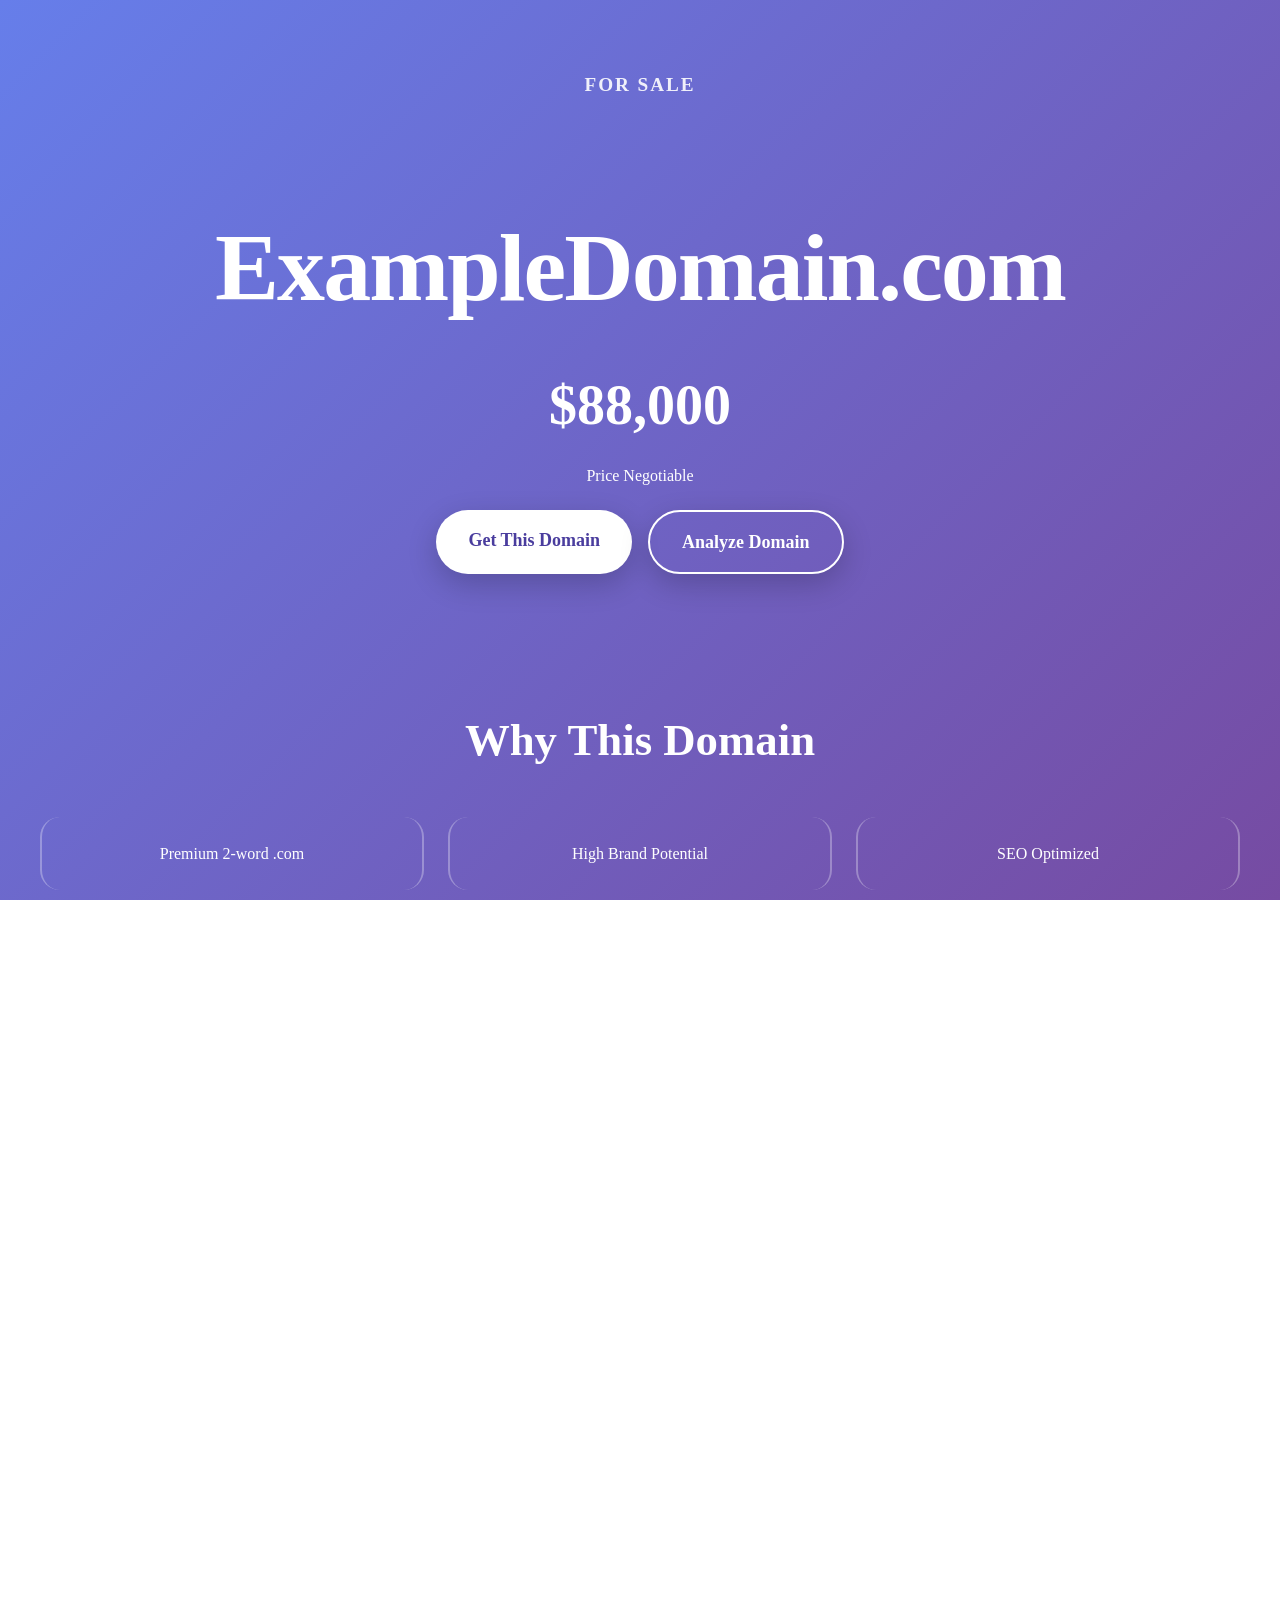
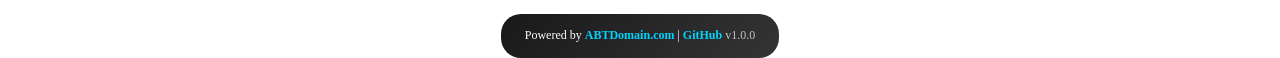
<file: preview-frame.html>
<!DOCTYPE html>
<html lang="en">
<head>
    <meta charset="UTF-8">
    <meta name="viewport" content="width=device-width, initial-scale=1.0">
    <title>Theme Preview</title>
    <link rel="stylesheet" href="assets/css/styles.css">
</head>
<body>
    <div id="app">
        <main id="salePageMain">
            <section class="hero">
                <div class="domain-badge">For Sale</div>
                <h1 class="domain-name" id="domainName">ExampleDomain.com</h1>
                <div class="domain-price" id="domainPrice">$88,000</div>
                <div class="price-badge" id="priceNegotiable">Price Negotiable</div>
                <div class="cta-buttons">
                    <a href="#contactSection" class="cta-button" id="ctaButton">Get This Domain</a>
                    <a href="#" class="cta-button-secondary" id="analyzeButton">Analyze Domain</a>
                </div>
            </section>

            <section class="section" id="featuresSection">
                <div class="container">
                    <h2 class="section-title">Why This Domain</h2>
                    <div class="grid" id="featuresGrid">
                        <div class="card">Premium 2-word .com</div>
                        <div class="card">High Brand Potential</div>
                        <div class="card">SEO Optimized</div>
                    </div>
                </div>
            </section>

            <section class="section" id="contactSection">
                <div class="container">
                    <h2 class="section-title">Get In Touch</h2>
                    <div class="grid" id="contactGrid">
                        <a href="#" class="card">
                            <div class="label">Email</div>
                            <div class="value">hello@example.com</div>
                        </a>
                        <a href="#" class="card">
                            <div class="label">X (Twitter)</div>
                            <div class="value">@example</div>
                        </a>
                    </div>
                </div>
            </section>

            <section class="section" id="paymentsSection">
                <div class="container">
                    <h2 class="section-title">Secure Payment Methods</h2>
                    <div class="payment-methods" id="paymentsList">
                        <div class="payment-badge">Escrow.com</div>
                        <div class="payment-badge">PayPal</div>
                        <div class="payment-badge">Bank Transfer</div>
                    </div>
                </div>
            </section>
        </main>

        <footer class="creator-badge">
            <div>
                <span>Powered by</span>
                <a href="#">ABTDomain.com</a>
                <span>|</span>
                <a href="#">GitHub</a>
                <span style="opacity: 0.7;">v1.0.0</span>
            </div>
        </footer>
    </div>

    <script src="assets/js/templates.js"></script>
    <script>
        // Google Fonts loader
        const GOOGLE_FONTS_MAP = {
            'IBM Plex Mono': 'IBM+Plex+Mono:wght@400;600;700',
            'Space Mono': 'Space+Mono:wght@400;700',
            'Outfit': 'Outfit:wght@300;400;600;700',
            'Source Serif 4': 'Source+Serif+4:wght@400;600;700',
            'Playfair Display': 'Playfair+Display:wght@400;700;900',
            'Fira Code': 'Fira+Code:wght@400;600;700',
            'Noto Serif JP': 'Noto+Serif+JP:wght@400;700',
            'Cormorant Garamond': 'Cormorant+Garamond:wght@400;600;700',
            'DM Sans': 'DM+Sans:wght@400;500;700',
            'Press Start 2P': 'Press+Start+2P'
        };

        const params = new URLSearchParams(window.location.search);
        const themeId = parseInt(params.get('theme')) || 1;
        const t = TEMPLATES[themeId] || TEMPLATES[1];

        // Load fonts
        const fontsToLoad = new Set();
        [t.font, t.fontHeading].forEach(fontStr => {
            if (!fontStr) return;
            const family = fontStr.split(',')[0].replace(/'/g, '').trim();
            if (GOOGLE_FONTS_MAP[family]) fontsToLoad.add(GOOGLE_FONTS_MAP[family]);
        });
        if (fontsToLoad.size > 0) {
            const link = document.createElement('link');
            link.rel = 'stylesheet';
            link.href = `https://fonts.googleapis.com/css2?${[...fontsToLoad].map(f => `family=${f}`).join('&')}&display=swap`;
            document.head.appendChild(link);
        }

        // Apply theme
        const root = document.documentElement;
        const body = document.body;

        root.style.setProperty('--primary', t.primaryColor);
        root.style.setProperty('--secondary', t.secondaryColor);
        root.style.setProperty('--text', t.textColor);
        root.style.setProperty('--button', t.buttonColor);
        root.style.setProperty('--button-text', t.buttonTextColor);

        body.style.background = t.background;
        body.style.backgroundAttachment = 'fixed';
        body.style.backgroundSize = '100vw 100vh';
        body.style.backgroundRepeat = 'no-repeat';
        body.style.color = t.textColor;
        if (t.font) body.style.fontFamily = t.font;
        if (t.fontHeading) root.style.setProperty('--font-heading', t.fontHeading);
        if (t.fontSizeScale) root.style.setProperty('--font-scale', t.fontSizeScale);
        if (t.letterSpacing) root.style.setProperty('--letter-spacing', t.letterSpacing);
        if (t.lineHeight) root.style.setProperty('--line-height', t.lineHeight);
        if (t.borderRadius !== undefined) root.style.setProperty('--border-radius', t.borderRadius);
        if (t.cardBackground) root.style.setProperty('--card-bg', t.cardBackground);
        if (t.cardBorder) root.style.setProperty('--card-border', t.cardBorder);
        if (t.cardBorderTop) root.style.setProperty('--card-border-top', t.cardBorderTop);
        if (t.cardBorderBottom) root.style.setProperty('--card-border-bottom', t.cardBorderBottom);
        if (t.cardBlur) root.style.setProperty('--card-blur', t.cardBlur);
        if (t.cardShadow) root.style.setProperty('--card-shadow', t.cardShadow);
        if (t.textShadow) root.style.setProperty('--text-shadow', t.textShadow);

        if (t.backgroundPattern) {
            const overlay = document.createElement('div');
            overlay.style.cssText = `position:fixed;top:0;left:0;width:100%;height:100%;pointer-events:none;z-index:0;background-image:${t.backgroundPattern};`;
            if (t.backgroundPatternSize) overlay.style.backgroundSize = t.backgroundPatternSize;
            body.prepend(overlay);
            document.getElementById('app').style.position = 'relative';
            document.getElementById('app').style.zIndex = '1';
        }

        if (t.cardStyle) body.classList.add(`theme-${t.cardStyle}`);
        if (themeId === 4) body.classList.add('minimal-theme');
        if (themeId === 5) body.classList.add('crypto-theme');

        if (t.scanline) {
            const s = document.createElement('div');
            s.className = 'scanline-overlay';
            body.prepend(s);
        }

        // CTA styling
        const ctaBtn = document.getElementById('ctaButton');
        const analyzeBtn = document.getElementById('analyzeButton');
        ctaBtn.style.background = t.buttonColor;
        ctaBtn.style.color = t.buttonTextColor;
        analyzeBtn.style.color = t.textColor;
        analyzeBtn.style.borderColor = t.buttonColor;

        if (t.ctaStyle === 'brutalist') {
            ctaBtn.style.borderRadius = '0';
            ctaBtn.style.boxShadow = '4px 4px 0 #000';
            ctaBtn.style.border = '3px solid #000';
            ctaBtn.style.textTransform = 'uppercase';
            ctaBtn.style.letterSpacing = '0.05em';
            analyzeBtn.style.borderRadius = '0';
            analyzeBtn.style.border = '3px solid #000';
            analyzeBtn.style.boxShadow = '4px 4px 0 #000';
        } else if (t.ctaStyle === 'glass') {
            ctaBtn.style.backdropFilter = 'blur(12px)';
            ctaBtn.style.border = '1px solid rgba(255,255,255,0.2)';
            analyzeBtn.style.backdropFilter = 'blur(12px)';
        } else if (t.ctaStyle === 'editorial') {
            ctaBtn.style.borderRadius = '2px';
            ctaBtn.style.boxShadow = 'none';
            ctaBtn.style.textTransform = 'uppercase';
            ctaBtn.style.letterSpacing = '0.12em';
            ctaBtn.style.fontSize = '0.9rem';
            analyzeBtn.style.borderRadius = '2px';
            analyzeBtn.style.borderWidth = '1px';
        } else if (t.ctaStyle === 'terminal') {
            ctaBtn.style.borderRadius = '0';
            ctaBtn.style.boxShadow = '0 0 12px rgba(0, 255, 65, 0.4)';
            ctaBtn.style.border = '1px solid #00ff41';
            ctaBtn.style.textTransform = 'uppercase';
            analyzeBtn.style.borderRadius = '0';
            analyzeBtn.style.boxShadow = '0 0 8px rgba(0, 255, 65, 0.2)';
        } else if (t.ctaStyle === 'wabi') {
            ctaBtn.style.borderRadius = '0';
            ctaBtn.style.boxShadow = 'none';
            ctaBtn.style.letterSpacing = '0.2em';
            ctaBtn.style.fontSize = '0.85rem';
            ctaBtn.style.padding = '1rem 2.5rem';
            analyzeBtn.style.borderRadius = '0';
            analyzeBtn.style.borderWidth = '1px';
        } else if (t.ctaStyle === 'neumorph') {
            ctaBtn.style.boxShadow = '6px 6px 12px #b8bec7, -6px -6px 12px #ffffff';
            ctaBtn.style.border = 'none';
            analyzeBtn.style.boxShadow = 'inset 4px 4px 8px #b8bec7, inset -4px -4px 8px #ffffff';
            analyzeBtn.style.border = 'none';
            analyzeBtn.style.background = '#e0e5ec';
        } else if (t.ctaStyle === 'retro') {
            ctaBtn.style.borderRadius = '0';
            ctaBtn.style.boxShadow = '4px 4px 0 #48dbfb';
            ctaBtn.style.border = '2px solid #ff6ac1';
            ctaBtn.style.textTransform = 'uppercase';
            analyzeBtn.style.borderRadius = '0';
            analyzeBtn.style.boxShadow = '4px 4px 0 #ff6ac1';
        }
    </script>
</body>
</html>
</file>
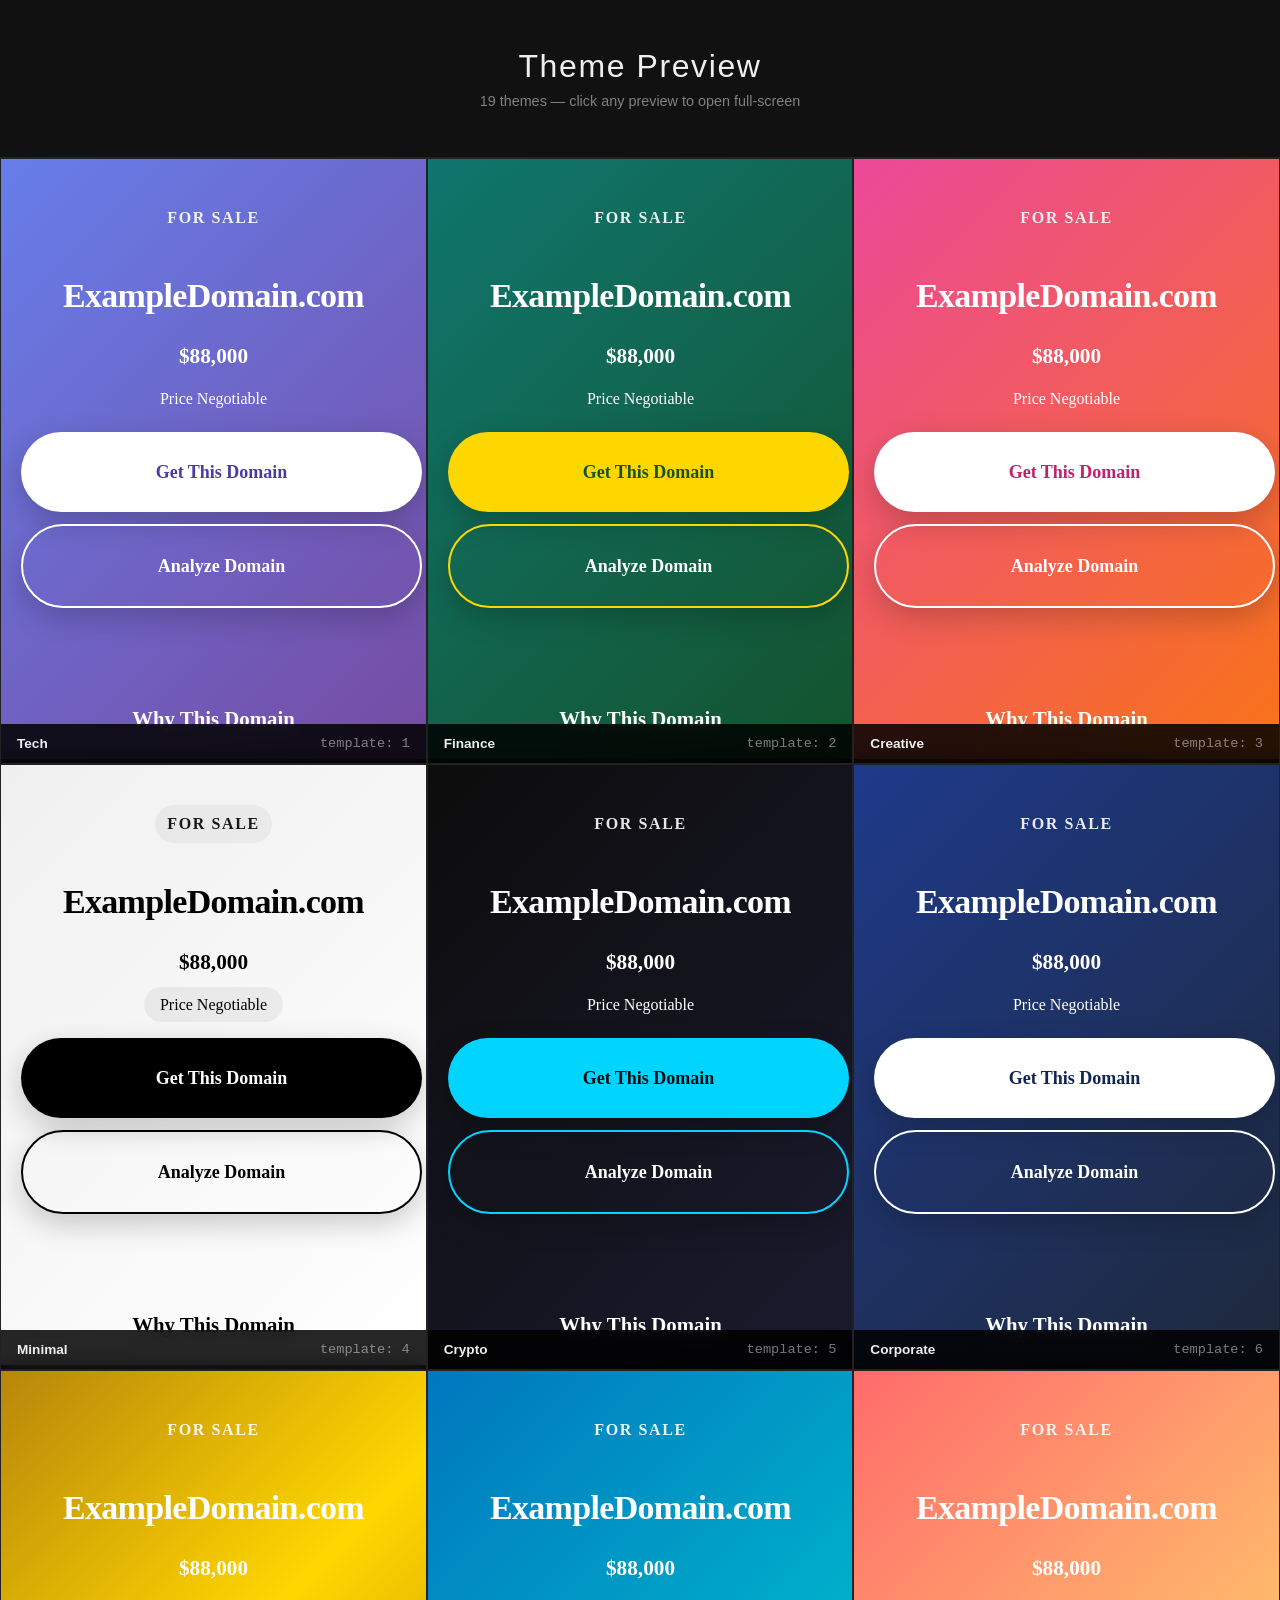
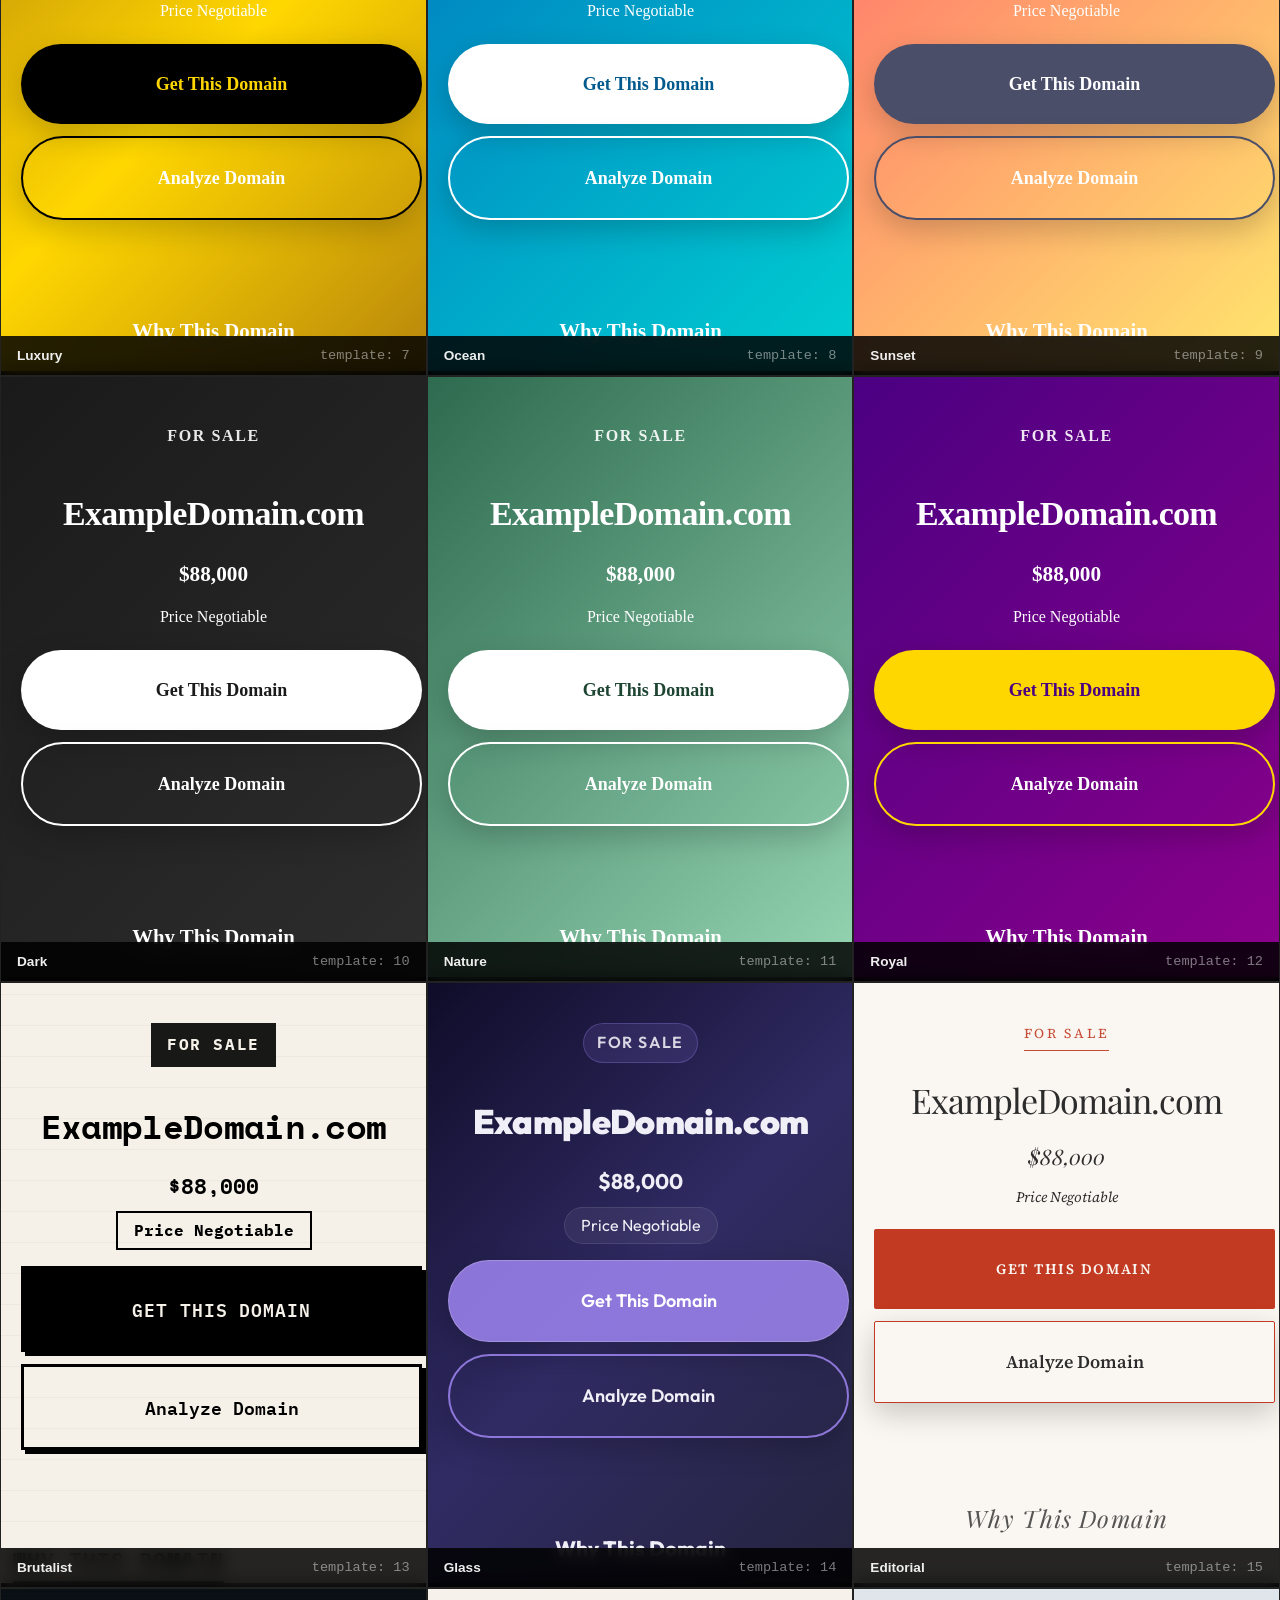
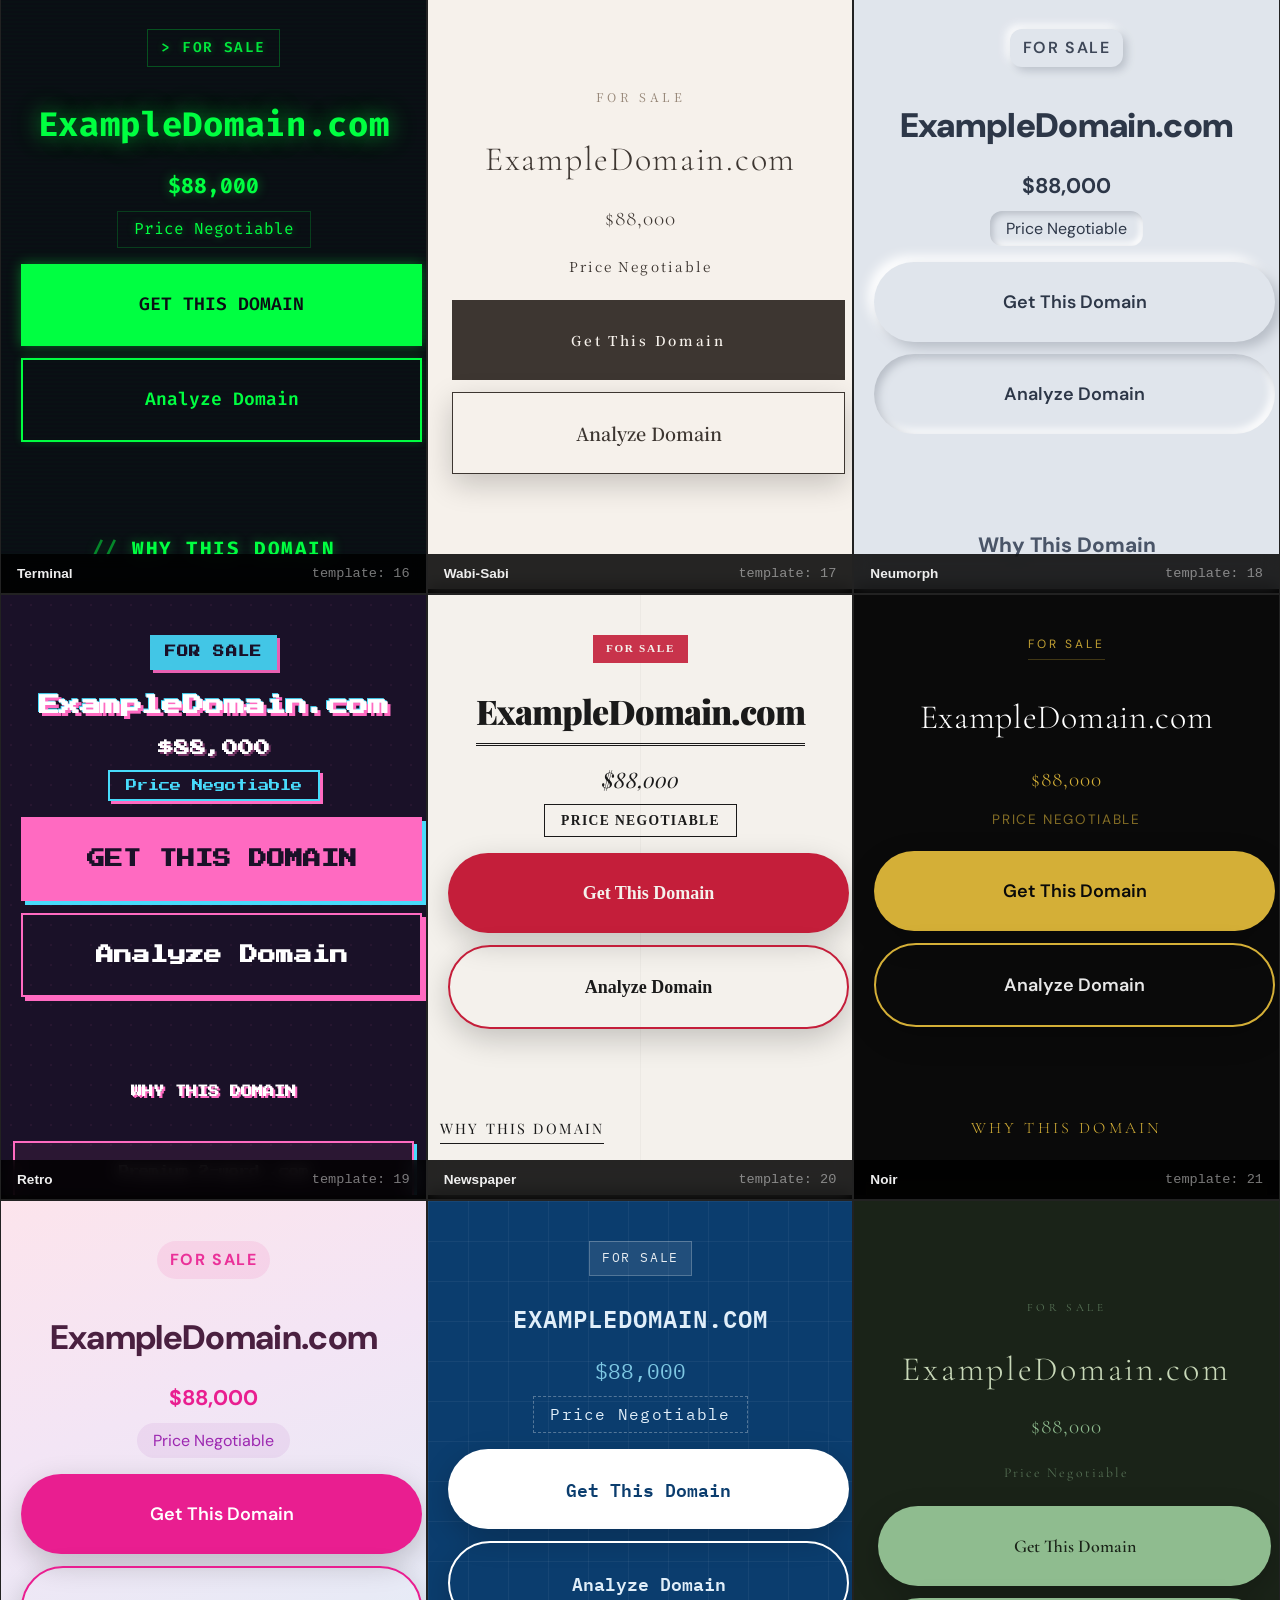
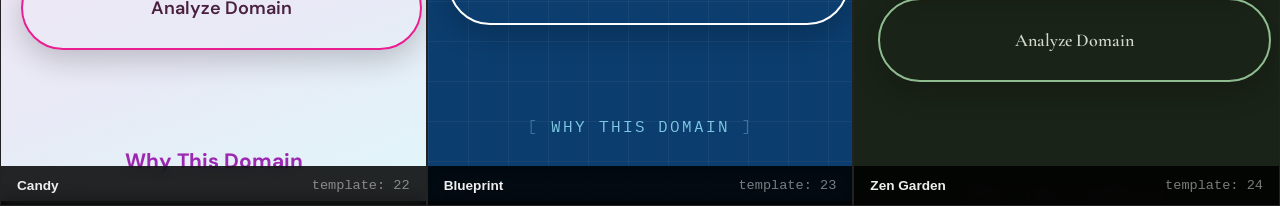
<file: preview.html>
<!DOCTYPE html>
<html lang="en">
<head>
    <meta charset="UTF-8">
    <meta name="viewport" content="width=device-width, initial-scale=1.0">
    <title>Theme Preview — Domain Portfolio Pages</title>
    <style>
        * { margin: 0; padding: 0; box-sizing: border-box; }
        body { font-family: 'Inter', -apple-system, sans-serif; background: #111; color: #eee; }
        .header { padding: 3rem 2rem; text-align: center; border-bottom: 1px solid #222; }
        .header h1 { font-size: 2rem; font-weight: 300; letter-spacing: 0.05em; margin-bottom: 0.5rem; }
        .header p { opacity: 0.5; font-size: 0.9rem; }
        .grid { display: grid; grid-template-columns: repeat(auto-fill, minmax(420px, 1fr)); gap: 0; }
        .theme-cell { border: 1px solid #222; overflow: hidden; position: relative; }
        .theme-cell iframe { width: 100%; height: 600px; border: none; transform-origin: top left; }
        .theme-label {
            position: absolute; bottom: 0; left: 0; right: 0;
            background: rgba(0,0,0,0.85); backdrop-filter: blur(8px);
            padding: 0.75rem 1rem; display: flex; justify-content: space-between; align-items: center;
            font-size: 0.85rem; z-index: 10;
        }
        .theme-label .name { font-weight: 600; }
        .theme-label .id { opacity: 0.5; font-family: monospace; }
        @media (max-width: 768px) {
            .grid { grid-template-columns: 1fr; }
        }
    </style>
</head>
<body>
    <div class="header">
        <h1>Theme Preview</h1>
        <p>19 themes — click any preview to open full-screen</p>
    </div>
    <div class="grid" id="grid"></div>
    <script src="assets/js/templates.js"></script>
    <script>
        const grid = document.getElementById('grid');
        Object.entries(TEMPLATES).forEach(([id, t]) => {
            const cell = document.createElement('div');
            cell.className = 'theme-cell';
            cell.innerHTML = `
                <iframe src="preview-frame.html?theme=${id}" loading="lazy" sandbox="allow-scripts allow-same-origin"></iframe>
                <div class="theme-label">
                    <span class="name">${t.name}</span>
                    <span class="id">template: ${id}</span>
                </div>
            `;
            cell.querySelector('iframe').addEventListener('click', () => {
                window.open(`preview-frame.html?theme=${id}`, '_blank');
            });
            grid.appendChild(cell);
        });
    </script>
</body>
</html>
</file>
<file: assets/css/styles.css>
/* ============================================
 * BASE STYLES & SALE PAGE STYLES
 * ============================================ */

:root {
    --border-radius: 20px;
    --card-bg: transparent;
    --card-border: 2px solid rgba(255, 255, 255, 0.3);
    --card-border-top: none;
    --card-border-bottom: none;
    --card-blur: 0;
    --card-shadow: none;
    --font-heading: inherit;
    --font-scale: 1;
    --letter-spacing: normal;
    --line-height: 1.6;
    --text-shadow: none;
}

html {
    height: 100%;
}

body {
    font-family: -apple-system, BlinkMacSystemFont, "Segoe UI", Roboto, "Helvetica Neue", Arial, sans-serif;
    margin: 0;
    min-height: 100%;
    background-attachment: fixed;
    background-size: 100vw 100vh;
    background-repeat: no-repeat;
    position: relative;
    line-height: var(--line-height);
}

.hero {
    display: flex;
    flex-direction: column;
    justify-content: center;
    align-items: center;
    text-align: center;
    padding: 3rem 1rem 2rem 1rem;
    min-height: 60vh;
}

.domain-badge {
    display: inline-block;
    padding: 0.5rem 1rem;
    border-radius: 50px;
    font-size: 1.2rem;
    font-weight: 600;
    text-transform: uppercase;
    letter-spacing: 0.1em;
    margin-bottom: 0.2rem;
    animation: fadeIn 0.8s ease;
    opacity: 0.9;
}

h1.domain-name {
    font-family: var(--font-heading);
    font-size: clamp(calc(2.5rem * var(--font-scale)), calc(8vw * var(--font-scale)), calc(6rem * var(--font-scale)));
    font-weight: 900;
    letter-spacing: -0.02em;
    margin-bottom: 1rem;
    min-height: 1.2em;
    word-break: break-word;
    animation: fadeInScale 0.6s ease-out;
    text-shadow: var(--text-shadow);
}

.domain-price {
    font-family: var(--font-heading);
    font-size: clamp(calc(2rem * var(--font-scale)), calc(5vw * var(--font-scale)), calc(3.5rem * var(--font-scale)));
    font-weight: 700;
    margin-bottom: 0.5rem;
    animation: slideUp 0.8s ease 0.2s both;
    opacity: 0.95;
    text-shadow: var(--text-shadow);
}

.price-badge {
    display: inline-block;
    padding: 0.3rem 1rem;
    border-radius: var(--border-radius);
    font-size: 1rem;
    margin-bottom: 1rem;
    animation: slideUp 0.8s ease 0.3s both;
    opacity: 0.9;
}

.cta-buttons {
    display: flex;
    gap: 1rem;
    justify-content: center;
    flex-wrap: wrap;
    animation: slideUp 0.8s ease 0.4s both;
}

.cta-button, .cta-button-secondary {
    display: inline-block;
    padding: 1rem 2rem;
    text-decoration: none;
    border-radius: 50px;
    font-size: 1.125rem;
    font-weight: 600;
    transition: all 0.3s ease;
    box-shadow: 0 10px 30px rgba(0, 0, 0, 0.2);
}

.cta-button:hover, .cta-button-secondary:hover {
    transform: translateY(-3px);
    box-shadow: 0 15px 40px rgba(0, 0, 0, 0.3);
}

.cta-button-secondary {
    background: transparent !important;
    border: 2px solid;
}

.section {
    padding: 2rem 0;
}

.container {
    max-width: 1200px;
    margin: 0 auto;
    padding: 1rem;
}

.section-title {
    font-family: var(--font-heading);
    font-size: clamp(calc(1.8rem * var(--font-scale)), calc(4vw * var(--font-scale)), calc(2.8rem * var(--font-scale)));
    font-weight: 800;
    margin-bottom: 2rem;
    text-align: center;
    padding-bottom: 0.5rem;
    letter-spacing: var(--letter-spacing);
    text-shadow: var(--text-shadow);
}

.grid {
    display: grid;
    grid-template-columns: repeat(auto-fit, minmax(300px, 1fr));
    gap: 1.5rem;
}

.card {
    padding: 1.5rem;
    border-radius: var(--border-radius);
    text-align: center;
    font-size: 16px;
    transition: all 0.3s ease;
    border: var(--card-border);
    border-top: var(--card-border-top);
    border-bottom: var(--card-border-bottom);
    text-decoration: none;
    color: inherit;
    display: block;
    background: var(--card-bg);
    backdrop-filter: blur(var(--card-blur));
    -webkit-backdrop-filter: blur(var(--card-blur));
    box-shadow: var(--card-shadow);
}

a.card:hover {
    transform: translateY(-5px);
    border-color: rgba(255, 255, 255, 0.5);
}

.label {
    font-size: 0.8rem;
    text-transform: uppercase;
    letter-spacing: 0.1em;
    opacity: 0.8;
    margin-bottom: 0.25rem;
}

.value {
    font-size: 1.1rem;
    font-weight: 600;
    word-break: break-all;
}

.payment-methods {
    display: flex;
    justify-content: center;
    gap: 0.75rem;
    flex-wrap: wrap;
}

.payment-badge {
    padding: 0.5rem 1rem;
    border-radius: var(--border-radius);
    font-weight: 600;
    border: 2px solid rgba(255, 255, 255, 0.2);
}

footer.creator-badge {
    position: static;
    background: linear-gradient(135deg, rgba(0,0,0,0.9), rgba(30,30,30,0.9));
    color: white;
    padding: 0.75rem 1.5rem;
    border-radius: 20px;
    font-size: 0.75rem;
    backdrop-filter: blur(10px);
    text-align: center;
    margin: 40px auto 20px auto;
    width: fit-content;
}
footer.creator-badge a {
   color: #00D4FF;
   text-decoration: none;
   font-weight: 600;
}
footer.creator-badge a:hover {
   text-decoration: underline;
}


/* ============================================
 * PORTFOLIO PAGE STYLES
 * ============================================ */

#portfolioHero {
    text-align: center;
    padding: 4rem 1rem;
}

.portfolio-title {
    font-family: var(--font-heading);
    font-size: clamp(2.5rem, 6vw, 4.5rem);
    font-weight: 900;
    margin-bottom: 1rem;
    animation: slideDown 0.8s cubic-bezier(0.25, 0.46, 0.45, 0.94) both;
    text-shadow: var(--text-shadow);
}

.portfolio-description {
    font-size: 1.2rem;
    max-width: 800px;
    margin: 0 auto 2rem auto;
    opacity: 0.85;
    line-height: 1.6;
    animation: slideUp 0.8s cubic-bezier(0.25, 0.46, 0.45, 0.94) 0.2s both;
}

.portfolio-card {
    background: rgba(255, 255, 255, 0.05);
    backdrop-filter: blur(5px);
    text-align: left;
    padding: 2rem;
    display: flex;
    flex-direction: column;
    justify-content: space-between;
    min-height: 180px;
    opacity: 0;
    transform: translateY(30px);
    animation: fadeInUp 0.5s ease-out forwards;
}

.portfolio-card:nth-child(1) { animation-delay: 0.1s; }
.portfolio-card:nth-child(2) { animation-delay: 0.2s; }
.portfolio-card:nth-child(3) { animation-delay: 0.3s; }
.portfolio-card:nth-child(4) { animation-delay: 0.4s; }
.portfolio-card:nth-child(5) { animation-delay: 0.5s; }
.portfolio-card:nth-child(6) { animation-delay: 0.6s; }

.portfolio-card-domain {
    font-family: var(--font-heading);
    font-size: 1.8rem;
    font-weight: 700;
    margin-bottom: 0.5rem;
}

.portfolio-card-price {
    font-size: 1.5rem;
    font-weight: 500;
    opacity: 0.9;
    margin-bottom: 1rem;
}

.portfolio-card-feature {
    font-size: 1rem;
    opacity: 0.7;
    margin-top: auto;
}

.portfolio-back-link {
    position: absolute;
    top: 2rem;
    left: 2rem;
    font-size: 1rem;
    font-weight: 600;
    text-decoration: none;
    color: inherit;
    opacity: 0.8;
    transition: all 0.3s ease;
}
.portfolio-back-link:hover {
    opacity: 1;
    transform: translateX(-5px);
}

#logoSection {
    padding: 4rem 1rem;
    margin: 2rem 0;
}

.logo-image {
    max-width: 90%;
    width: 600px;
    max-height: 600px;
    height: auto;
    object-fit: contain;
    animation: fadeInScale 1s ease-out;
    border-radius: 24px;
    box-shadow: 0 20px 60px rgba(0, 0, 0, 0.2);
    transition: transform 0.4s ease;
}

.logo-image:hover {
    transform: scale(1.02);
}

.text-center {
    text-align: center;
}


/* ============================================
 * LEGACY THEME OVERRIDES (backward compatible)
 * ============================================ */

.minimal-theme .card { border: 2px solid rgba(0, 0, 0, 0.15); }
.minimal-theme .price-badge, .minimal-theme .domain-badge { background: rgba(0, 0, 0, 0.05); }
.minimal-theme a.card:hover { border-color: rgba(0, 0, 0, 0.3); }
.minimal-theme .payment-badge { border: 2px solid rgba(0, 0, 0, 0.15); }

.crypto-theme .card { border: 2px solid rgba(0, 212, 255, 0.4); }
.crypto-theme a.card:hover { border-color: rgba(0, 212, 255, 0.6); box-shadow: 0 5px 20px rgba(0, 212, 255, 0.3); }
.crypto-theme .payment-badge { border: 2px solid rgba(0, 212, 255, 0.4); }

.royal-theme .card { border: 2px solid rgba(255, 215, 0, 0.4); }
.royal-theme a.card:hover { border-color: rgba(255, 215, 0, 0.6); box-shadow: 0 5px 20px rgba(255, 215, 0, 0.3); }
.royal-theme .payment-badge { border: 2px solid rgba(255, 215, 0, 0.4); }


/* ============================================
 * EXTENDED THEME: BRUTALIST (#13)
 * ============================================ */

.theme-brutalist .domain-badge {
    background: #000;
    color: #F5F0E8;
    border-radius: 0;
    font-weight: 700;
    border: 3px solid #000;
}

.theme-brutalist .price-badge {
    background: transparent;
    border: 2px solid #000;
    border-radius: 0;
    font-weight: 700;
}

.theme-brutalist .card {
    border: 3px solid #000;
    border-radius: 0;
    background: transparent;
    box-shadow: 6px 6px 0 #000;
    text-align: left;
    transition: all 0.15s ease;
}

.theme-brutalist a.card:hover {
    transform: translate(-2px, -2px);
    box-shadow: 8px 8px 0 #000;
    border-color: #000;
}

.theme-brutalist .payment-badge {
    border: 3px solid #000;
    border-radius: 0;
    box-shadow: 3px 3px 0 #000;
}

.theme-brutalist .portfolio-card {
    background: transparent;
    backdrop-filter: none;
}

.theme-brutalist .section-title {
    text-transform: uppercase;
    letter-spacing: 0.05em;
    border-bottom: 3px solid #000;
    display: inline-block;
    padding-bottom: 0.25rem;
}

.theme-brutalist footer.creator-badge {
    background: #000;
    border-radius: 0;
    border: 3px solid #000;
}


/* ============================================
 * EXTENDED THEME: GLASS (#14)
 * ============================================ */

.theme-glass .domain-badge {
    background: rgba(167, 139, 250, 0.15);
    border: 1px solid rgba(167, 139, 250, 0.3);
    backdrop-filter: blur(8px);
}

.theme-glass .price-badge {
    background: rgba(255, 255, 255, 0.06);
    border: 1px solid rgba(255, 255, 255, 0.1);
    backdrop-filter: blur(8px);
}

.theme-glass .card {
    background: rgba(255, 255, 255, 0.06);
    border: 1px solid rgba(255, 255, 255, 0.12);
    border-radius: 20px;
    backdrop-filter: blur(16px);
    -webkit-backdrop-filter: blur(16px);
    box-shadow: 0 8px 32px rgba(0, 0, 0, 0.15);
}

.theme-glass a.card:hover {
    background: rgba(255, 255, 255, 0.1);
    border-color: rgba(167, 139, 250, 0.4);
    box-shadow: 0 12px 40px rgba(167, 139, 250, 0.15);
    transform: translateY(-4px);
}

.theme-glass .payment-badge {
    background: rgba(255, 255, 255, 0.06);
    border: 1px solid rgba(255, 255, 255, 0.15);
    backdrop-filter: blur(8px);
}

.theme-glass .portfolio-card {
    background: rgba(255, 255, 255, 0.06);
    backdrop-filter: blur(16px);
}

.theme-glass footer.creator-badge {
    background: rgba(15, 12, 41, 0.7);
    backdrop-filter: blur(12px);
    border: 1px solid rgba(255, 255, 255, 0.1);
}


/* ============================================
 * EXTENDED THEME: EDITORIAL (#15)
 * ============================================ */

.theme-editorial .domain-badge {
    background: transparent;
    color: #c23a22;
    border-radius: 0;
    font-size: 0.85rem;
    font-weight: 400;
    text-transform: uppercase;
    letter-spacing: 0.2em;
    border-bottom: 1px solid #c23a22;
    padding: 0 0 0.3rem 0;
}

.theme-editorial .price-badge {
    background: transparent;
    border-radius: 0;
    font-style: italic;
    opacity: 0.7;
    font-size: 0.9rem;
}

.theme-editorial .card {
    border: none;
    border-top: 1px solid #d4c5b0;
    border-radius: 2px;
    background: transparent;
    text-align: left;
    padding: 1.5rem 0.5rem;
}

.theme-editorial a.card:hover {
    transform: none;
    border-color: #c23a22;
    background: rgba(194, 58, 34, 0.03);
}

.theme-editorial .payment-badge {
    border: 1px solid #d4c5b0;
    border-radius: 2px;
    background: transparent;
    font-weight: 400;
    letter-spacing: 0.08em;
    text-transform: uppercase;
    font-size: 0.8rem;
}

.theme-editorial .portfolio-card {
    background: transparent;
    backdrop-filter: none;
    border: none;
    border-top: 1px solid #d4c5b0;
    border-radius: 0;
    padding: 2rem 0.5rem;
}

.theme-editorial .portfolio-card:hover {
    background: rgba(194, 58, 34, 0.02);
}

.theme-editorial .section-title {
    font-weight: 400;
    font-style: italic;
    letter-spacing: 0.05em;
    opacity: 0.8;
    font-size: clamp(1.5rem, 3vw, 2.2rem);
}

.theme-editorial h1.domain-name {
    font-weight: 400;
    letter-spacing: -0.03em;
    line-height: 1.1;
}

.theme-editorial .domain-price {
    font-weight: 400;
    font-style: italic;
}

.theme-editorial footer.creator-badge {
    background: #2c2c2c;
    border-radius: 2px;
}


/* ============================================
 * EXTENDED THEME: TERMINAL (#16)
 * ============================================ */

.theme-terminal .domain-badge {
    background: transparent;
    color: #00ff41;
    border-radius: 0;
    border: 1px solid rgba(0, 255, 65, 0.3);
    font-size: 0.9rem;
    text-shadow: 0 0 8px rgba(0, 255, 65, 0.4);
}

.theme-terminal .domain-badge::before {
    content: "> ";
}

.theme-terminal .price-badge {
    background: transparent;
    border: 1px solid rgba(0, 255, 65, 0.2);
    border-radius: 0;
    text-shadow: 0 0 8px rgba(0, 255, 65, 0.4);
}

.theme-terminal h1.domain-name {
    text-shadow: 0 0 20px rgba(0, 255, 65, 0.5), 0 0 40px rgba(0, 255, 65, 0.2);
    letter-spacing: 0.02em;
}

.theme-terminal .domain-price {
    text-shadow: 0 0 12px rgba(0, 255, 65, 0.4);
}

.theme-terminal .card {
    border: 1px solid rgba(0, 255, 65, 0.25);
    border-radius: 0;
    background: rgba(0, 255, 65, 0.03);
    text-shadow: 0 0 6px rgba(0, 255, 65, 0.3);
    text-align: left;
}

.theme-terminal .card::before {
    content: "$ ";
    opacity: 0.5;
}

.theme-terminal a.card:hover {
    background: rgba(0, 255, 65, 0.08);
    border-color: rgba(0, 255, 65, 0.5);
    box-shadow: 0 0 20px rgba(0, 255, 65, 0.15);
    transform: none;
}

.theme-terminal .payment-badge {
    border: 1px solid rgba(0, 255, 65, 0.25);
    border-radius: 0;
    text-shadow: 0 0 6px rgba(0, 255, 65, 0.3);
}

.theme-terminal .portfolio-card {
    background: rgba(0, 255, 65, 0.03);
    backdrop-filter: none;
    border: 1px solid rgba(0, 255, 65, 0.2);
    border-radius: 0;
}

.theme-terminal .section-title {
    text-shadow: 0 0 12px rgba(0, 255, 65, 0.4);
    text-transform: uppercase;
    font-size: clamp(1.2rem, 3vw, 1.8rem);
    letter-spacing: 0.08em;
}

.theme-terminal .section-title::before {
    content: "// ";
    opacity: 0.5;
}

.theme-terminal footer.creator-badge {
    background: rgba(0, 255, 65, 0.05);
    border: 1px solid rgba(0, 255, 65, 0.2);
    border-radius: 0;
}

.theme-terminal footer.creator-badge a {
    color: #00ff41;
}

/* Terminal scanline overlay */
.scanline-overlay {
    position: fixed;
    top: 0;
    left: 0;
    width: 100%;
    height: 100%;
    pointer-events: none;
    z-index: 0;
    background: repeating-linear-gradient(
        0deg,
        transparent,
        transparent 2px,
        rgba(0, 255, 65, 0.015) 2px,
        rgba(0, 255, 65, 0.015) 4px
    );
}


/* ============================================
 * EXTENDED THEME: WABI-SABI (#17)
 * ============================================ */

.theme-wabi .hero {
    min-height: 50vh;
    padding: 6rem 1rem 3rem;
}

.theme-wabi .domain-badge {
    background: transparent;
    color: #8c7b6b;
    border-radius: 0;
    font-size: 0.75rem;
    font-weight: 400;
    letter-spacing: 0.3em;
    text-transform: uppercase;
    padding: 0;
}

.theme-wabi .price-badge {
    background: transparent;
    border-radius: 0;
    font-size: 0.85rem;
    font-weight: 400;
    opacity: 0.6;
    letter-spacing: 0.15em;
}

.theme-wabi h1.domain-name {
    font-weight: 300;
    letter-spacing: 0.05em;
    line-height: 1.2;
}

.theme-wabi .domain-price {
    font-weight: 300;
    letter-spacing: 0.05em;
    opacity: 0.8;
}

.theme-wabi .card {
    border: none;
    border-bottom: 1px solid #c9bfb0;
    border-radius: 0;
    background: transparent;
    text-align: left;
    padding: 1.5rem 0;
}

.theme-wabi a.card:hover {
    transform: none;
    border-color: #8c7b6b;
    background: transparent;
}

.theme-wabi .payment-badge {
    border: 1px solid #c9bfb0;
    border-radius: 0;
    font-weight: 400;
    letter-spacing: 0.15em;
    font-size: 0.8rem;
}

.theme-wabi .portfolio-card {
    background: transparent;
    backdrop-filter: none;
    border: none;
    border-bottom: 1px solid #c9bfb0;
    border-radius: 0;
    padding: 2rem 0;
}

.theme-wabi .section-title {
    font-weight: 300;
    font-size: clamp(1.3rem, 3vw, 1.8rem);
    letter-spacing: 0.2em;
    text-transform: uppercase;
    opacity: 0.6;
}

.theme-wabi footer.creator-badge {
    background: #3d3631;
    border-radius: 0;
}


/* ============================================
 * EXTENDED THEME: NEUMORPHIC (#18)
 * ============================================ */

.theme-neumorph .domain-badge {
    background: #e0e5ec;
    border-radius: 12px;
    box-shadow: 4px 4px 8px #b8bec7, -4px -4px 8px #ffffff;
    border: none;
}

.theme-neumorph .price-badge {
    background: #e0e5ec;
    border-radius: 12px;
    box-shadow: inset 3px 3px 6px #b8bec7, inset -3px -3px 6px #ffffff;
    border: none;
}

.theme-neumorph .card {
    background: #e0e5ec;
    border: none;
    border-radius: 16px;
    box-shadow: 8px 8px 16px #b8bec7, -8px -8px 16px #ffffff;
}

.theme-neumorph a.card:hover {
    box-shadow: 12px 12px 20px #b8bec7, -12px -12px 20px #ffffff;
    transform: translateY(-2px);
    border-color: transparent;
}

.theme-neumorph .payment-badge {
    background: #e0e5ec;
    border: none;
    border-radius: 12px;
    box-shadow: 4px 4px 8px #b8bec7, -4px -4px 8px #ffffff;
}

.theme-neumorph .portfolio-card {
    background: #e0e5ec;
    backdrop-filter: none;
    border: none;
    box-shadow: 8px 8px 16px #b8bec7, -8px -8px 16px #ffffff;
}

.theme-neumorph .section-title {
    color: #4a5568;
}

.theme-neumorph footer.creator-badge {
    background: #e0e5ec;
    color: #4a5568;
    box-shadow: 4px 4px 8px #b8bec7, -4px -4px 8px #ffffff;
    border-radius: 16px;
}

.theme-neumorph footer.creator-badge a {
    color: #4a5568;
    font-weight: 700;
}


/* ============================================
 * EXTENDED THEME: RETRO (#19)
 * ============================================ */

.theme-retro .domain-badge {
    background: #48dbfb;
    color: #1a1128;
    border-radius: 0;
    font-weight: 700;
    border: 2px solid #48dbfb;
    box-shadow: 3px 3px 0 #ff6ac1;
    font-size: 0.7rem;
}

.theme-retro .price-badge {
    background: transparent;
    border: 2px solid #48dbfb;
    border-radius: 0;
    color: #48dbfb;
    box-shadow: 3px 3px 0 #ff6ac1;
    font-size: 0.7rem;
}

.theme-retro h1.domain-name {
    text-shadow: 3px 3px 0 #ff6ac1, -1px -1px 0 #48dbfb;
    font-size: clamp(1.5rem, 5vw, 3.5rem);
    line-height: 1.4;
}

.theme-retro .domain-price {
    text-shadow: 2px 2px 0 rgba(255, 106, 193, 0.4);
    font-size: clamp(1.2rem, 3.5vw, 2.2rem);
}

.theme-retro .card {
    border: 2px solid #ff6ac1;
    border-radius: 0;
    background: rgba(255, 106, 193, 0.08);
    box-shadow: 4px 4px 0 #48dbfb;
    text-shadow: 1px 1px 0 rgba(255, 106, 193, 0.3);
    font-size: 0.7rem;
}

.theme-retro a.card:hover {
    transform: translate(-2px, -2px);
    box-shadow: 6px 6px 0 #48dbfb;
    background: rgba(255, 106, 193, 0.15);
    border-color: #48dbfb;
}

.theme-retro .payment-badge {
    border: 2px solid #48dbfb;
    border-radius: 0;
    box-shadow: 3px 3px 0 #ff6ac1;
    font-size: 0.65rem;
}

.theme-retro .portfolio-card {
    background: rgba(255, 106, 193, 0.06);
    backdrop-filter: none;
    border: 2px solid #ff6ac1;
    border-radius: 0;
    box-shadow: 4px 4px 0 #48dbfb;
}

.theme-retro .section-title {
    text-shadow: 2px 2px 0 #ff6ac1;
    text-transform: uppercase;
    font-size: clamp(0.9rem, 2.5vw, 1.5rem);
}

.theme-retro footer.creator-badge {
    background: #1a1128;
    border: 2px solid #ff6ac1;
    border-radius: 0;
    box-shadow: 3px 3px 0 #48dbfb;
}

.theme-retro footer.creator-badge a {
    color: #48dbfb;
}


/* ============================================
 * EXTENDED THEME: NEWSPAPER (#20)
 * ============================================ */

.theme-newspaper .domain-badge {
    background: #c41e3a;
    color: #f4f1ec;
    border-radius: 0;
    font-size: 0.7rem;
    font-weight: 700;
    text-transform: uppercase;
    letter-spacing: 0.15em;
    padding: 0.3rem 0.8rem;
}

.theme-newspaper .price-badge {
    background: transparent;
    border-radius: 0;
    font-weight: 700;
    font-size: 0.85rem;
    text-transform: uppercase;
    letter-spacing: 0.1em;
    border: 1px solid #1a1a1a;
}

.theme-newspaper h1.domain-name {
    font-weight: 900;
    letter-spacing: -0.03em;
    line-height: 1.05;
    border-bottom: 4px double #1a1a1a;
    padding-bottom: 0.5rem;
    display: inline-block;
}

.theme-newspaper .domain-price {
    font-weight: 400;
    font-style: italic;
}

.theme-newspaper .card {
    border: none;
    border-bottom: 2px solid #1a1a1a;
    border-radius: 0;
    background: transparent;
    text-align: left;
    padding: 1.2rem 0.5rem;
}

.theme-newspaper a.card:hover {
    transform: none;
    background: rgba(196, 30, 58, 0.04);
    border-color: #c41e3a;
}

.theme-newspaper .payment-badge {
    border: 2px solid #1a1a1a;
    border-radius: 0;
    font-weight: 700;
    text-transform: uppercase;
    font-size: 0.75rem;
    letter-spacing: 0.08em;
}

.theme-newspaper .portfolio-card {
    background: transparent;
    backdrop-filter: none;
    border: none;
    border-bottom: 2px solid #1a1a1a;
    border-radius: 0;
    padding: 1.5rem 0.5rem;
}

.theme-newspaper .section-title {
    font-weight: 400;
    text-transform: uppercase;
    letter-spacing: 0.15em;
    font-size: clamp(0.9rem, 2vw, 1.2rem);
    border-bottom: 1px solid #1a1a1a;
    display: inline-block;
    padding-bottom: 0.2rem;
}

.theme-newspaper footer.creator-badge {
    background: #1a1a1a;
    border-radius: 0;
}


/* ============================================
 * EXTENDED THEME: NOIR (#21)
 * ============================================ */

.theme-noir .domain-badge {
    background: transparent;
    color: #d4af37;
    border-radius: 0;
    font-size: 0.75rem;
    font-weight: 400;
    text-transform: uppercase;
    letter-spacing: 0.25em;
    border-bottom: 1px solid rgba(212, 175, 55, 0.3);
    padding: 0 0 0.3rem 0;
}

.theme-noir .price-badge {
    background: transparent;
    border-radius: 0;
    color: rgba(212, 175, 55, 0.6);
    font-size: 0.85rem;
    letter-spacing: 0.12em;
    text-transform: uppercase;
}

.theme-noir h1.domain-name {
    font-weight: 300;
    letter-spacing: 0.02em;
    color: #ffffff;
}

.theme-noir .domain-price {
    color: #d4af37;
    font-weight: 300;
    letter-spacing: 0.05em;
}

.theme-noir .card {
    border: 1px solid rgba(212, 175, 55, 0.15);
    border-radius: 0;
    background: rgba(212, 175, 55, 0.03);
    text-align: left;
}

.theme-noir a.card:hover {
    transform: none;
    border-color: rgba(212, 175, 55, 0.5);
    background: rgba(212, 175, 55, 0.06);
    box-shadow: 0 0 30px rgba(212, 175, 55, 0.08);
}

.theme-noir .payment-badge {
    border: 1px solid rgba(212, 175, 55, 0.2);
    border-radius: 0;
    color: #d4af37;
    letter-spacing: 0.1em;
    text-transform: uppercase;
    font-size: 0.8rem;
}

.theme-noir .portfolio-card {
    background: rgba(212, 175, 55, 0.03);
    backdrop-filter: none;
    border: 1px solid rgba(212, 175, 55, 0.1);
    border-radius: 0;
}

.theme-noir .section-title {
    color: #d4af37;
    font-weight: 300;
    letter-spacing: 0.2em;
    text-transform: uppercase;
    font-size: clamp(1rem, 2.5vw, 1.5rem);
}

.theme-noir footer.creator-badge {
    background: rgba(212, 175, 55, 0.08);
    border: 1px solid rgba(212, 175, 55, 0.15);
    border-radius: 0;
}

.theme-noir footer.creator-badge a {
    color: #d4af37;
}


/* ============================================
 * EXTENDED THEME: CANDY (#22)
 * ============================================ */

.theme-candy .domain-badge {
    background: rgba(233, 30, 144, 0.1);
    color: #e91e90;
    border-radius: 50px;
    font-weight: 700;
    border: none;
}

.theme-candy .price-badge {
    background: rgba(156, 39, 176, 0.08);
    border-radius: 50px;
    color: #9c27b0;
    border: none;
}

.theme-candy h1.domain-name {
    font-weight: 800;
    color: #4a2040;
}

.theme-candy .domain-price {
    color: #e91e90;
    font-weight: 700;
}

.theme-candy .card {
    background: rgba(255, 255, 255, 0.65);
    border: 1px solid rgba(233, 30, 144, 0.12);
    border-radius: 24px;
    backdrop-filter: blur(12px);
    -webkit-backdrop-filter: blur(12px);
    box-shadow: 0 4px 20px rgba(233, 30, 144, 0.08);
}

.theme-candy a.card:hover {
    transform: translateY(-4px);
    box-shadow: 0 8px 30px rgba(233, 30, 144, 0.15);
    border-color: rgba(233, 30, 144, 0.3);
}

.theme-candy .payment-badge {
    background: rgba(255, 255, 255, 0.6);
    border: 1px solid rgba(233, 30, 144, 0.15);
    border-radius: 50px;
    color: #e91e90;
}

.theme-candy .portfolio-card {
    background: rgba(255, 255, 255, 0.6);
    backdrop-filter: blur(12px);
    border: 1px solid rgba(233, 30, 144, 0.1);
    border-radius: 24px;
    box-shadow: 0 4px 16px rgba(233, 30, 144, 0.06);
}

.theme-candy .section-title {
    color: #9c27b0;
    font-weight: 700;
}

.theme-candy footer.creator-badge {
    background: rgba(255, 255, 255, 0.7);
    color: #4a2040;
    border-radius: 50px;
    backdrop-filter: blur(8px);
    border: 1px solid rgba(233, 30, 144, 0.1);
}

.theme-candy footer.creator-badge a {
    color: #e91e90;
}


/* ============================================
 * EXTENDED THEME: BLUEPRINT (#23)
 * ============================================ */

.theme-blueprint .domain-badge {
    background: rgba(255, 255, 255, 0.1);
    color: #ffffff;
    border-radius: 0;
    font-size: 0.8rem;
    font-weight: 400;
    letter-spacing: 0.12em;
    text-transform: uppercase;
    border: 1px solid rgba(255, 255, 255, 0.25);
}

.theme-blueprint .price-badge {
    background: transparent;
    border-radius: 0;
    border: 1px dashed rgba(255, 255, 255, 0.3);
    letter-spacing: 0.08em;
}

.theme-blueprint h1.domain-name {
    font-weight: 600;
    letter-spacing: 0.04em;
    text-transform: uppercase;
}

.theme-blueprint .domain-price {
    color: #7ec8e3;
    font-weight: 400;
}

.theme-blueprint .card {
    border: 1px solid rgba(255, 255, 255, 0.2);
    border-radius: 0;
    background: rgba(255, 255, 255, 0.04);
    text-align: left;
}

.theme-blueprint a.card:hover {
    transform: none;
    background: rgba(255, 255, 255, 0.08);
    border-color: rgba(255, 255, 255, 0.4);
}

.theme-blueprint .payment-badge {
    border: 1px solid rgba(255, 255, 255, 0.25);
    border-radius: 0;
    letter-spacing: 0.08em;
    text-transform: uppercase;
    font-size: 0.8rem;
}

.theme-blueprint .portfolio-card {
    background: rgba(255, 255, 255, 0.04);
    backdrop-filter: none;
    border: 1px solid rgba(255, 255, 255, 0.15);
    border-radius: 0;
}

.theme-blueprint .section-title {
    text-transform: uppercase;
    letter-spacing: 0.12em;
    font-weight: 400;
    font-size: clamp(1rem, 2.5vw, 1.6rem);
    color: #7ec8e3;
}

.theme-blueprint .section-title::before {
    content: "[ ";
    opacity: 0.4;
}

.theme-blueprint .section-title::after {
    content: " ]";
    opacity: 0.4;
}

.theme-blueprint footer.creator-badge {
    background: rgba(255, 255, 255, 0.06);
    border: 1px solid rgba(255, 255, 255, 0.15);
    border-radius: 0;
}

.theme-blueprint footer.creator-badge a {
    color: #7ec8e3;
}


/* ============================================
 * EXTENDED THEME: ZEN GARDEN (#24)
 * ============================================ */

.theme-zen .hero {
    min-height: 50vh;
    padding: 6rem 1rem 3rem;
}

.theme-zen .domain-badge {
    background: transparent;
    color: rgba(143, 188, 143, 0.6);
    border-radius: 0;
    font-size: 0.7rem;
    font-weight: 400;
    letter-spacing: 0.3em;
    text-transform: uppercase;
    padding: 0;
}

.theme-zen .price-badge {
    background: transparent;
    border-radius: 0;
    color: rgba(143, 188, 143, 0.5);
    font-size: 0.85rem;
    letter-spacing: 0.15em;
}

.theme-zen h1.domain-name {
    font-weight: 300;
    letter-spacing: 0.08em;
    line-height: 1.2;
    color: #c8d8b8;
}

.theme-zen .domain-price {
    font-weight: 300;
    color: #8fbc8f;
    letter-spacing: 0.05em;
}

.theme-zen .card {
    border: none;
    border-bottom: 1px solid rgba(143, 188, 143, 0.2);
    border-radius: 2px;
    background: rgba(143, 188, 143, 0.05);
    text-align: left;
    padding: 1.5rem 0.5rem;
}

.theme-zen a.card:hover {
    transform: none;
    background: rgba(143, 188, 143, 0.08);
    border-color: rgba(143, 188, 143, 0.4);
}

.theme-zen .payment-badge {
    border: 1px solid rgba(143, 188, 143, 0.2);
    border-radius: 2px;
    font-size: 0.8rem;
    letter-spacing: 0.15em;
    text-transform: uppercase;
}

.theme-zen .portfolio-card {
    background: rgba(143, 188, 143, 0.05);
    backdrop-filter: none;
    border: none;
    border-bottom: 1px solid rgba(143, 188, 143, 0.15);
    border-radius: 0;
    padding: 2rem 0.5rem;
}

.theme-zen .section-title {
    font-weight: 300;
    letter-spacing: 0.25em;
    text-transform: uppercase;
    font-size: clamp(1rem, 2.5vw, 1.5rem);
    color: rgba(143, 188, 143, 0.6);
}

.theme-zen footer.creator-badge {
    background: rgba(143, 188, 143, 0.08);
    border: 1px solid rgba(143, 188, 143, 0.15);
    border-radius: 2px;
}

.theme-zen footer.creator-badge a {
    color: #8fbc8f;
}


/* ============================================
 * ANIMATIONS
 * ============================================ */

@keyframes fadeIn { from { opacity: 0; } to { opacity: 1; } }
@keyframes fadeInScale { from { opacity: 0; transform: scale(0.95); } to { opacity: 1; transform: scale(1); } }
@keyframes slideUp { from { opacity: 0; transform: translateY(30px); } to { opacity: 1; transform: translateY(0); } }
@keyframes slideDown { from { opacity: 0; transform: translateY(-30px); } to { opacity: 1; transform: translateY(0); } }
@keyframes fadeInUp { from { opacity: 0; transform: translateY(30px); } to { opacity: 1; transform: translateY(0); } }


/* ============================================
 * ACCESSIBILITY: Reduced Motion
 * ============================================ */

@media (prefers-reduced-motion: reduce) {
    *, *::before, *::after {
        animation-duration: 0.01ms !important;
        animation-iteration-count: 1 !important;
        transition-duration: 0.01ms !important;
    }
    .scanline-overlay { display: none; }
}


/* ============================================
 * TOUCH DEVICE SUPPORT
 * ============================================ */

@media (hover: none) {
    a.card:hover, .portfolio-card:hover { transform: none; }
    .cta-button:hover, .cta-button-secondary:hover {
        transform: none;
        box-shadow: 0 10px 30px rgba(0, 0, 0, 0.2);
    }
    a.card:active, .portfolio-card:active { opacity: 0.85; }
    .cta-button:active, .cta-button-secondary:active {
        transform: scale(0.97);
    }
}


/* ============================================
 * MEDIA QUERIES (Responsive Design)
 * ============================================ */

/* --- Tablet (≤ 1024px) --- */
@media (max-width: 1024px) {
    .grid { grid-template-columns: repeat(auto-fit, minmax(280px, 1fr)); }
    .container { padding: 1rem; }
}

/* --- Mobile (≤ 768px) --- */
@media (max-width: 768px) {
    .hero { padding: 3rem 1rem; min-height: auto; }
    h1.domain-name { font-size: clamp(1.8rem, 7vw, 2.5rem); text-align: center; }
    .domain-price { font-size: clamp(1.5rem, 5vw, 2rem); }
    .cta-buttons { flex-direction: column; align-items: stretch; gap: 0.75rem; width: 100%; max-width: 320px; margin: 0 auto; }
    .cta-button, .cta-button-secondary { width: auto; text-align: center; min-height: 48px; display: flex; align-items: center; justify-content: center; }
    .grid { grid-template-columns: 1fr; }
    .section { padding: 1.5rem 0; }
    .section-title { font-size: clamp(1.3rem, 4vw, 1.8rem); }
    .label { font-size: 0.85rem; }
    .portfolio-back-link { top: 1rem; left: 1rem; min-height: 44px; display: flex; align-items: center; }
    footer.creator-badge { margin: 15px auto; font-size: 0.85rem; padding: 0.75rem 1.25rem; }

    /* Portfolio cards */
    .portfolio-card { padding: 1.5rem; min-height: 140px; }

    /* Logo */
    #logoSection { padding: 2rem 1rem; }
    .logo-image { width: 100%; max-height: 300px; }

    /* Mobile: gradient is moved to <html> by JS; let html stretch to full content height */
    html { height: auto !important; min-height: 100% !important; }

    /* Brutalist theme: reduce shadows */
    .theme-brutalist .card { box-shadow: 3px 3px 0 #000; }
    .theme-brutalist a.card:hover { box-shadow: 4px 4px 0 #000; }
    .theme-brutalist .payment-badge { box-shadow: 2px 2px 0 #000; }

    /* Neumorphic theme: lighter shadows */
    .theme-neumorph .card { box-shadow: 5px 5px 10px #b8bec7, -5px -5px 10px #ffffff; }
    .theme-neumorph .payment-badge { box-shadow: 3px 3px 6px #b8bec7, -3px -3px 6px #ffffff; }

    /* Retro theme */
    .theme-retro h1.domain-name { font-size: clamp(1.2rem, 5vw, 1.8rem); }
    .theme-retro .domain-price { font-size: clamp(1rem, 3.5vw, 1.4rem); }
    .theme-retro .card { box-shadow: 3px 3px 0 #48dbfb; font-size: 0.65rem; }
    .theme-retro .section-title { font-size: clamp(0.7rem, 2.5vw, 1.2rem); }

    /* Newspaper theme */
    .theme-newspaper h1.domain-name { border-bottom-width: 3px; }

    /* Blueprint theme */
    .theme-blueprint h1.domain-name { font-size: clamp(1.5rem, 5vw, 2rem); }
}

/* --- Small phones (≤ 480px) --- */
@media (max-width: 480px) {
    .hero { padding: 2.5rem 0.75rem; }
    h1.domain-name { font-size: clamp(1.5rem, 8vw, 2.2rem); }
    .domain-price { font-size: clamp(1.3rem, 5vw, 1.8rem); }
    .domain-badge { font-size: 1rem; padding: 0.4rem 0.8rem; }
    .card { padding: 1.25rem; }
    .portfolio-card { padding: 1.25rem; min-height: 120px; }
    .portfolio-title { font-size: clamp(1.8rem, 6vw, 2.5rem); }
    .cta-buttons { max-width: 100%; padding: 0 0.5rem; }
    .payment-methods { gap: 0.5rem; }
    .payment-badge { padding: 0.4rem 0.75rem; font-size: 0.85rem; }
    .container { padding: 0.75rem; }
}

/* --- Safe area (iPhone notch / Dynamic Island) --- */
@supports (padding: max(0px)) {
    body {
        padding-left: env(safe-area-inset-left);
        padding-right: env(safe-area-inset-right);
    }
    footer.creator-badge {
        padding-bottom: max(0.75rem, env(safe-area-inset-bottom));
    }
}
</file>
